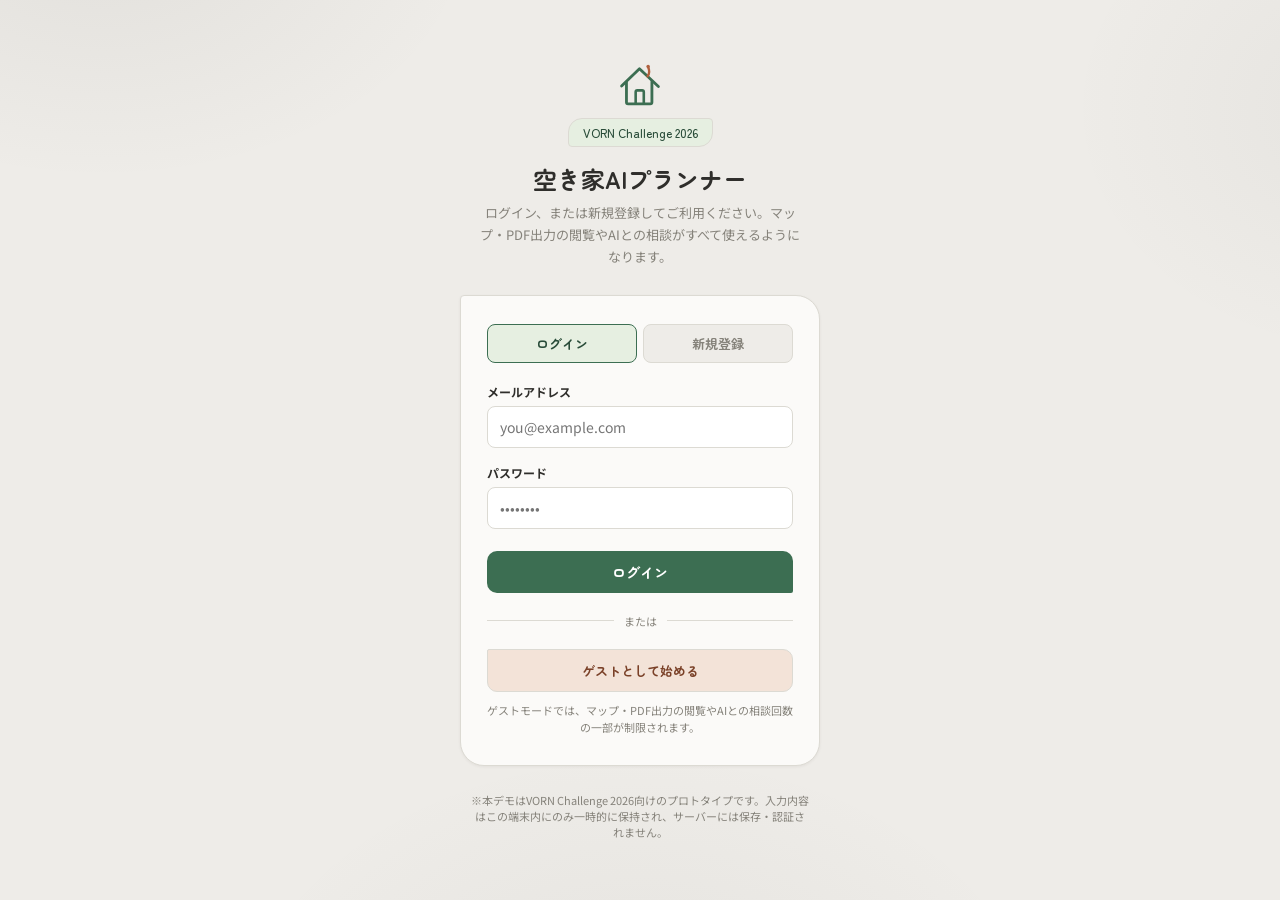
<file: エージェント設計/akiya-ai-planner/web/static/login.html>
<!doctype html>
<html lang="ja">
<head>
<meta charset="UTF-8" />
<meta name="viewport" content="width=device-width, initial-scale=1.0" />
<title>ログイン | 空き家AIプランナー</title>
<link rel="preconnect" href="https://fonts.googleapis.com">
<link rel="preconnect" href="https://fonts.gstatic.com" crossorigin>
<link href="https://fonts.googleapis.com/css2?family=Zen+Maru+Gothic:wght@400;500;700&family=Noto+Sans+JP:wght@400;500;700&display=swap" rel="stylesheet">
<style>
  :root {
    --bg: #eeece8;
    --panel: #fbfaf8;
    --text: #2f2e2b;
    --muted: #85827a;
    --accent: #3c6e52;
    --accent-deep: #294c39;
    --accent-soft: #e6efe1;
    --clay: #b0603d;
    --clay-soft: #f3e3d8;
    --border: #dcdad3;
  }
  * { box-sizing: border-box; }
  body {
    margin: 0;
    font-family: "Noto Sans JP", "Hiragino Kaku Gothic ProN", "Yu Gothic", sans-serif;
    color: var(--text);
    min-height: 100vh;
    display: flex;
    flex-direction: column;
    align-items: center;
    justify-content: center;
    padding: 24px;
    background:
      radial-gradient(ellipse 620px 420px at 8% -8%, rgba(70,68,62,0.07), transparent 60%),
      radial-gradient(ellipse 520px 420px at 108% 12%, rgba(70,68,62,0.05), transparent 60%),
      radial-gradient(ellipse 700px 520px at 50% 118%, rgba(70,68,62,0.06), transparent 60%),
      var(--bg);
    background-attachment: fixed;
  }
  h1, .badge, .auth-tab { font-family: "Zen Maru Gothic", "Noto Sans JP", sans-serif; }
  .brand-mark {
    width: 52px;
    height: 52px;
    color: var(--accent);
    margin-bottom: 6px;
  }
  .badge {
    display: inline-block;
    font-size: 12px;
    font-weight: 500;
    background: var(--accent-soft);
    color: var(--accent-deep);
    border: 1px solid var(--border);
    padding: 5px 14px;
    border-radius: 14px 4px 14px 4px;
    margin-bottom: 14px;
  }
  h1 {
    margin: 0 0 6px;
    font-size: 24px;
    font-weight: 700;
    text-align: center;
  }
  .lead {
    margin: 0 0 26px;
    color: var(--muted);
    font-size: 13px;
    text-align: center;
    max-width: 320px;
    line-height: 1.7;
  }
  .panel {
    width: 100%;
    max-width: 360px;
    background: var(--panel);
    border: 1px solid var(--border);
    border-radius: 4px 24px 24px 24px;
    padding: 28px 26px;
    box-shadow: 0 1px 3px rgba(48,42,32,0.06);
  }
  .auth-tabs {
    display: flex;
    gap: 6px;
    margin-bottom: 20px;
  }
  .auth-tab {
    flex: 1;
    padding: 9px;
    font-size: 13px;
    font-weight: 700;
    color: var(--muted);
    background: var(--bg);
    border: 1px solid var(--border);
    border-radius: 8px;
    cursor: pointer;
    transition: all 0.15s ease;
  }
  .auth-tab.active {
    background: var(--accent-soft);
    color: var(--accent-deep);
    border-color: var(--accent);
  }
  .auth-form { display: none; }
  .auth-form.active { display: block; }
  .field { margin-bottom: 16px; }
  .field label {
    display: block;
    font-size: 12px;
    font-weight: 700;
    margin-bottom: 6px;
    color: var(--text);
  }
  .field input {
    width: 100%;
    font-size: 14px;
    font-family: inherit;
    padding: 10px 12px;
    border: 1px solid var(--border);
    border-radius: 8px;
    background: #fff;
    color: var(--text);
  }
  .field input:focus { outline: 2px solid var(--accent); outline-offset: 1px; }
  .login-btn {
    width: 100%;
    margin-top: 6px;
    padding: 11px;
    font-size: 14px;
    font-weight: 700;
    font-family: "Zen Maru Gothic", "Noto Sans JP", sans-serif;
    color: #fff;
    background: var(--accent);
    border: none;
    border-radius: 10px 10px 2px 10px;
    cursor: pointer;
    transition: background 0.15s ease, transform 0.15s ease;
  }
  .login-btn:hover { background: var(--accent-deep); transform: translateY(-1px); }
  .divider {
    display: flex;
    align-items: center;
    gap: 10px;
    margin: 20px 0;
    color: var(--muted);
    font-size: 11px;
  }
  .divider::before, .divider::after {
    content: "";
    flex: 1;
    height: 1px;
    background: var(--border);
  }
  .guest-btn {
    width: 100%;
    padding: 11px;
    font-size: 13px;
    font-weight: 700;
    font-family: "Zen Maru Gothic", "Noto Sans JP", sans-serif;
    color: #7a4128;
    background: var(--clay-soft);
    border: 1px solid var(--border);
    border-radius: 2px 10px 10px 10px;
    cursor: pointer;
    transition: transform 0.15s ease, border-color 0.15s ease;
  }
  .guest-btn:hover { border-color: var(--clay); transform: translateY(-1px); }
  .guest-note {
    margin: 10px 0 0;
    font-size: 11px;
    color: var(--muted);
    text-align: center;
    line-height: 1.6;
  }
  .error-msg {
    display: none;
    font-size: 12px;
    color: #a13f2b;
    background: var(--clay-soft);
    border: 1px solid var(--clay);
    border-radius: 8px;
    padding: 8px 10px;
    margin-bottom: 14px;
  }
  footer {
    margin-top: 26px;
    font-size: 11px;
    color: var(--muted);
    text-align: center;
    max-width: 340px;
  }
</style>
</head>
<body>
  <svg class="brand-mark" viewBox="0 0 48 48" fill="none" xmlns="http://www.w3.org/2000/svg">
    <path d="M7 24 L23.5 8 L41 24.5" stroke="currentColor" stroke-width="2.6" stroke-linecap="round" stroke-linejoin="round"/>
    <path d="M11.5 20.5 V39 C11.5 39.8 12.2 40.5 13 40.5 H33.5 C34.3 40.5 35 39.8 35 39 V20" stroke="currentColor" stroke-width="2.6" stroke-linecap="round" stroke-linejoin="round"/>
    <path d="M20 40 V29.5 C20 28.7 20.7 28 21.5 28 H26 C26.8 28 27.5 28.7 27.5 29.5 V40" stroke="currentColor" stroke-width="2.4" stroke-linecap="round" stroke-linejoin="round"/>
    <path d="M31 15 C33 12.5 33 10 31.5 6.5" stroke="var(--clay)" stroke-width="2.2" stroke-linecap="round"/>
    <circle cx="31.5" cy="6" r="1.6" fill="var(--clay)"/>
  </svg>
  <span class="badge">VORN Challenge 2026</span>
  <h1>空き家AIプランナー</h1>
  <p class="lead">ログイン、または新規登録してご利用ください。マップ・PDF出力の閲覧やAIとの相談がすべて使えるようになります。</p>

  <div class="panel">
    <div class="auth-tabs">
      <button type="button" class="auth-tab active" id="tabLoginBtn">ログイン</button>
      <button type="button" class="auth-tab" id="tabSignupBtn">新規登録</button>
    </div>

    <p class="error-msg" id="loginError">メールアドレスとパスワードを入力してください。</p>
    <form id="loginForm" class="auth-form active">
      <div class="field">
        <label for="loginEmail">メールアドレス</label>
        <input type="email" id="loginEmail" name="email" placeholder="you@example.com" autocomplete="username" />
      </div>
      <div class="field">
        <label for="loginPassword">パスワード</label>
        <input type="password" id="loginPassword" name="password" placeholder="••••••••" autocomplete="current-password" />
      </div>
      <button type="submit" class="login-btn">ログイン</button>
    </form>

    <p class="error-msg" id="signupError">お名前・メールアドレス・パスワードを入力してください（パスワードは確認用と一致させてください）。</p>
    <form id="signupForm" class="auth-form">
      <div class="field">
        <label for="signupName">お名前</label>
        <input type="text" id="signupName" name="name" placeholder="山田 太郎" autocomplete="name" />
      </div>
      <div class="field">
        <label for="signupEmail">メールアドレス</label>
        <input type="email" id="signupEmail" name="email" placeholder="you@example.com" autocomplete="email" />
      </div>
      <div class="field">
        <label for="signupPassword">パスワード</label>
        <input type="password" id="signupPassword" name="password" placeholder="••••••••" autocomplete="new-password" />
      </div>
      <div class="field">
        <label for="signupPasswordConfirm">パスワード（確認）</label>
        <input type="password" id="signupPasswordConfirm" name="passwordConfirm" placeholder="••••••••" autocomplete="new-password" />
      </div>
      <button type="submit" class="login-btn">登録してはじめる</button>
    </form>

    <div class="divider">または</div>

    <button type="button" class="guest-btn" id="guestBtn">ゲストとして始める</button>
    <p class="guest-note">ゲストモードでは、マップ・PDF出力の閲覧やAIとの相談回数の一部が制限されます。</p>
  </div>

  <footer>※本デモはVORN Challenge 2026向けのプロトタイプです。入力内容はこの端末内にのみ一時的に保持され、サーバーには保存・認証されません。</footer>

<script>
  function setAkiyaAuthAndGo(authObj) {
    try { sessionStorage.setItem('akiya_auth', JSON.stringify(authObj)); } catch (e) { /* storage利用不可でも続行 */ }
    window.location.href = '/';
  }

  // ログイン/新規登録のタブ切り替え
  const tabLoginBtn = document.getElementById('tabLoginBtn');
  const tabSignupBtn = document.getElementById('tabSignupBtn');
  const loginForm = document.getElementById('loginForm');
  const signupForm = document.getElementById('signupForm');
  const loginError = document.getElementById('loginError');
  const signupError = document.getElementById('signupError');

  function showLoginTab() {
    tabLoginBtn.classList.add('active');
    tabSignupBtn.classList.remove('active');
    loginForm.classList.add('active');
    signupForm.classList.remove('active');
    signupError.style.display = 'none';
  }

  function showSignupTab() {
    tabSignupBtn.classList.add('active');
    tabLoginBtn.classList.remove('active');
    signupForm.classList.add('active');
    loginForm.classList.remove('active');
    loginError.style.display = 'none';
  }

  tabLoginBtn.addEventListener('click', showLoginTab);
  tabSignupBtn.addEventListener('click', showSignupTab);

  loginForm.addEventListener('submit', function (e) {
    e.preventDefault();
    const email = document.getElementById('loginEmail').value.trim();
    const password = document.getElementById('loginPassword').value;
    if (!email || !password) {
      loginError.style.display = 'block';
      return;
    }
    loginError.style.display = 'none';
    const name = email.split('@')[0] || email;
    setAkiyaAuthAndGo({ mode: 'user', name: name });
  });

  signupForm.addEventListener('submit', function (e) {
    e.preventDefault();
    const name = document.getElementById('signupName').value.trim();
    const email = document.getElementById('signupEmail').value.trim();
    const password = document.getElementById('signupPassword').value;
    const passwordConfirm = document.getElementById('signupPasswordConfirm').value;
    if (!name || !email || !password || password !== passwordConfirm) {
      signupError.style.display = 'block';
      return;
    }
    signupError.style.display = 'none';
    // デモ用のため、ここで実際にアカウントを保存するわけではなく、
    // 入力された名前でそのままログイン状態にして進める。
    setAkiyaAuthAndGo({ mode: 'user', name: name });
  });

  document.getElementById('guestBtn').addEventListener('click', function () {
    setAkiyaAuthAndGo({ mode: 'guest' });
  });
</script>
</body>
</html>
</file>
